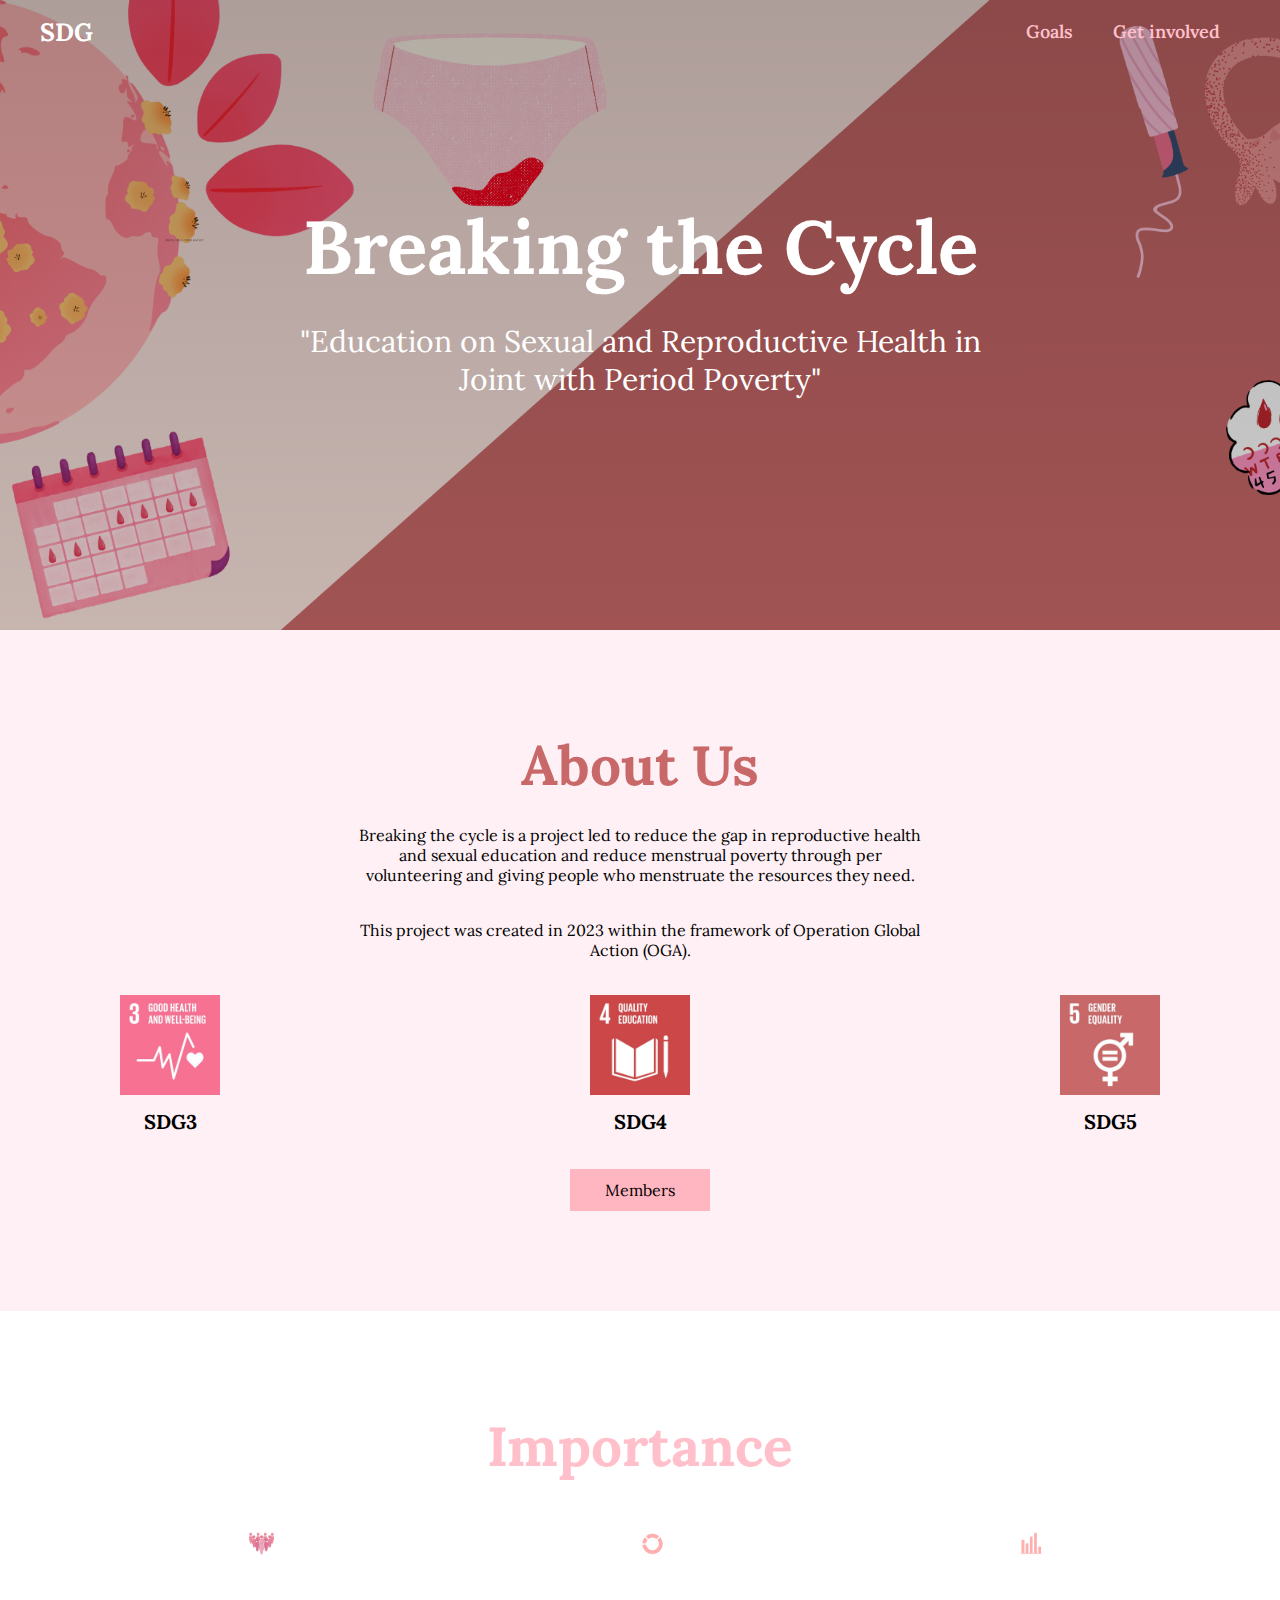
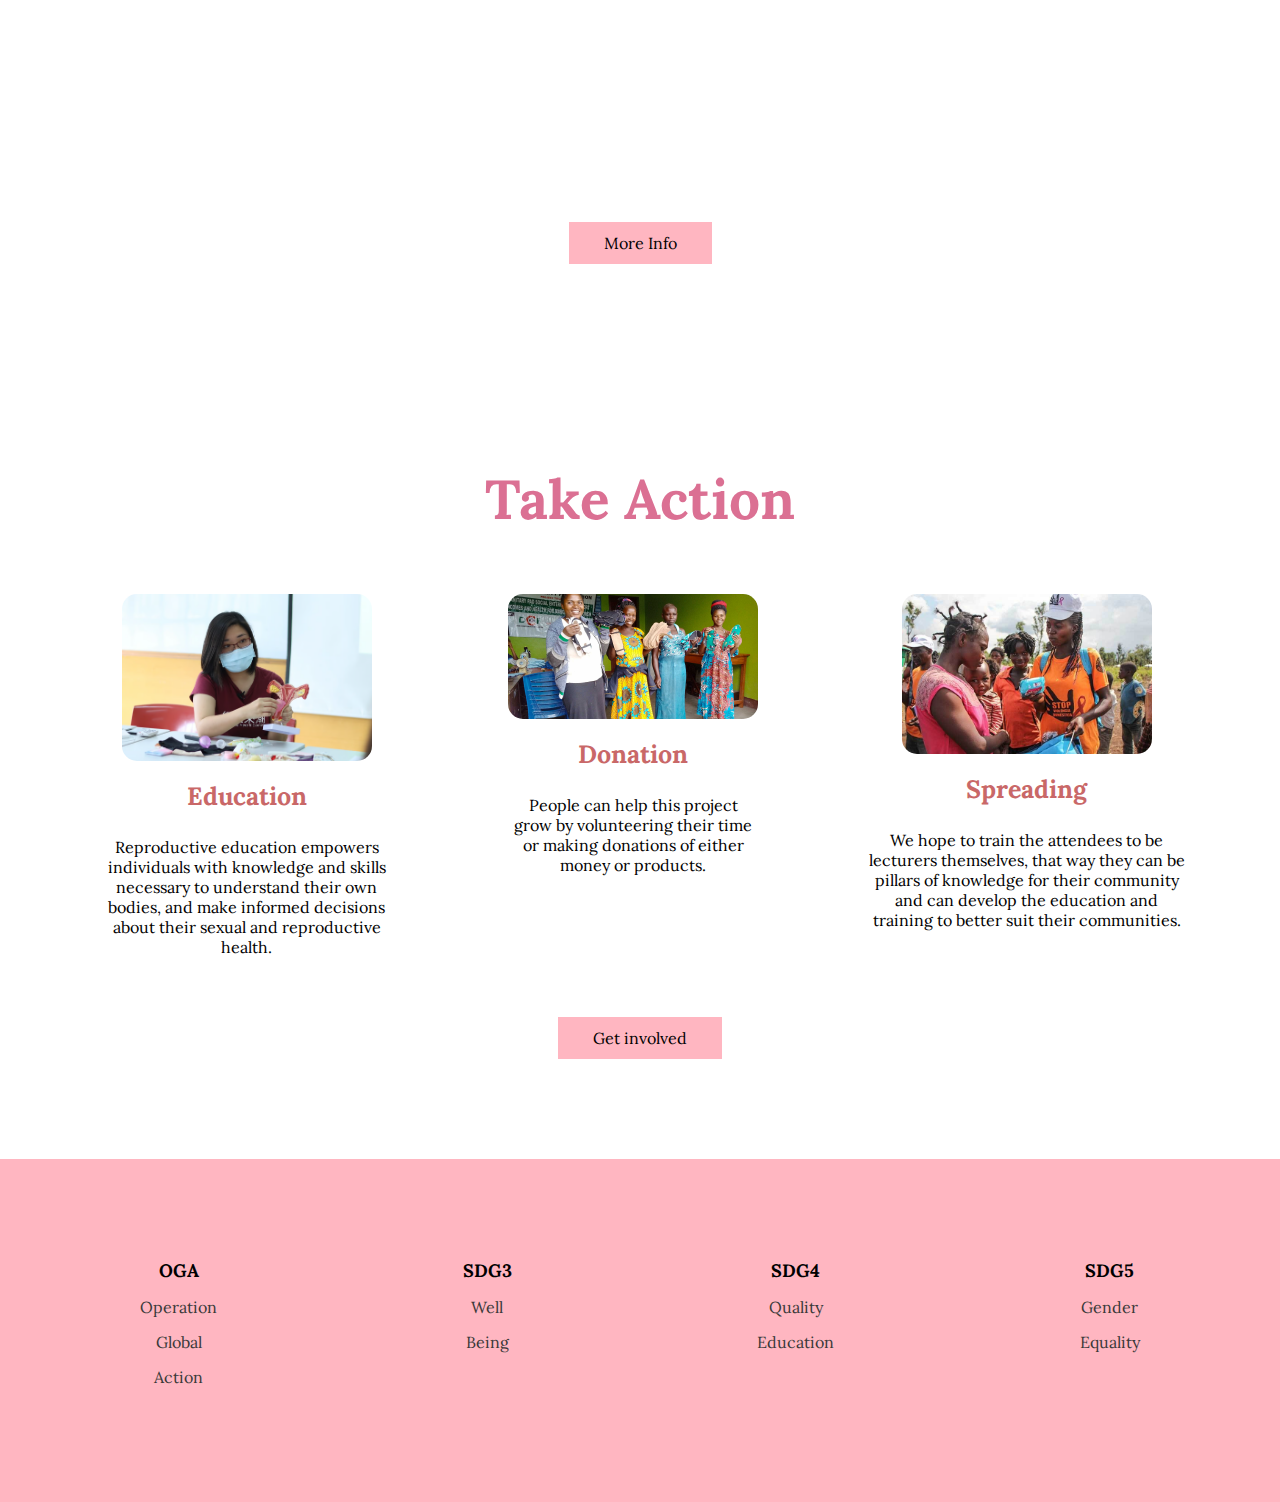
<file: index.html>
<!DOCTYPE html>
<html lang="en">
<head>
    <meta charset="UTF-8">
    <meta http-equiv="X-UA-COMPATIBLE" content="IE-edge">
    <meta name="viewport" content="width=device-width, initial-scale=1.0">
    <title>Document</title>
    <link rel="stylesheet" href="style.css">
    
</head>
<body>
    <header class="header">
        <div class="menu container">
            <a href="https://sdgs.un.org/es/goals" class="logo">SDG</a>
            <input type="checkbox" id="menu" />
            <label for="menu">
                <img src="images/menu.png" class="menu-icon" alt="">
            </label>
            <nav class="navbar">
                <ul>
                    <li><a href="Pages/Goals.html">Goals</a></li>
                    <li><a href="Pages/Get involved.html">Get involved</a></li>
                </ul>
            </nav>
        </div>

        <div class="header-content container">
            <h1> Breaking the Cycle </h1>
            <p>
                "Education on Sexual and Reproductive Health in Joint with Period Poverty"
            </p>

        </div>
    </header>

    <section class="coffee">

        <div class=coffee-content container">

            <h2>About Us</h2>
            <p class="txt-p">
                Breaking the cycle is a project led to reduce the gap in reproductive health and 
                sexual education and reduce menstrual poverty through per volunteering and giving 
                people who menstruate the resources they need.
            </p>

            <p class="txt-p">
                This project was created in 2023 within the framework of Operation Global Action (OGA).
            </p>

            <div class="coffee-group">


                <div class="coffee-1">
                    <img src="Imagenes/sdg3.jpg" alt="">
                    <h3>SDG3</h3>
                   
                </div>

                <div class="coffee-1">
                    <img src="Imagenes/sdg4.jpg" alt="">
                    <h3>SDG4</h3>
                    
                </div>
    
                <div class="coffee-1">
                    <img src="Imagenes/sdg5.jpg" alt="">
                    <h3>SDG5</h3>
                    
                </div>
            </div>
            <a href="Pages/About.html" class="btn-1">Members</a>
        </div>
    </section>

    <main class="services">
        <div class="services-content container">
            <h2> Importance </h2>

            <div class="services-group">

                <div class="services-1">
                    <img src="Imagenes/s1.png" alt="">
                    <h3>Abstinence-only do not prepare young people to avoid unwanted sexuality situations.</h3>
                </div>

                <div class="services-1">
                    <img src="Imagenes/s3.png" alt="">
                    <h3>May 28 is celebrated the Menstrual Hygiene Day.</h3>
                </div>

                <div class="services-1">
                    <img src="Imagenes/s2.png" alt="">
                    <h3>500 million people across the globe lack access to basic menstrual products. </h3>
                </div>
            </div>

            <p>Reproductive/menstrual education is important for young people who menstruate
                and is a key tool for reaching gender equality because it allows everyone to recognize their 
                autonomy and individual well-being. The lack of information perpetuates stigmas, role genders, 
                unintended pregnancies or teen pregnancies, sexually transmitted infections, or even abusive 
                relationships
            </p>
            <a href="info.html" class="btn-1">More Info</a>
        </div>
    </main>


    <section class="blog container">

        <h2>Take Action</h2>
        <p> </p>

        <div class="blog-content">

            <div class="blog-1">
                <img src="images/edd.avif" alt="">
                <h3>Education</h3>
                <p>
                    Reproductive education empowers individuals with knowledge and skills necessary to understand their own bodies, and make informed decisions about their sexual and reproductive health.

            </div>

            <div class="blog-1">
                <img src="images/ed.jpg" alt="">
                <h3>Donation</h3>
                <p>
                    People can help this project grow by volunteering their time or making donations of either money or products.
                </p>
            </div>

            <div class="blog-1">
                <img src="images/MH-1.jpg" alt="">
                <h3>Spreading</h3>
                <p>
                    We hope to train the attendees to be lecturers themselves,
that way they can be pillars of knowledge for their community and can develop the education 
and training to better suit their communities. 
                </p>
            </div>
        </div>
        <a href="Pages/Get involved.html" class="btn-1">Get involved</a>
    </section>

    <footer class="footer">
        <div class="footer-content container">
            <div class="link">
                <h3>OGA</h3>
                <ul>
                
                    <li><a href="#">Operation</a></li>
                    <li><a href="#">Global</a></li>
                    <li><a href="#">Action</a></li>
                </ul>
            </div>

            <div class="link">
                <h3>SDG3</h3>
                <ul>
                  
                    <li><a href="#">Well</a></li>
                    <li><a href="#">Being</a></li>
                </ul>
            </div>

            <div class="link">
                <h3>SDG4</h3>
                <ul>
                
                    <li><a href="#">Quality</a></li>
                    <li><a href="#">Education</a></li>
                </ul>
            </div>

            <div class="link">
                <h3>SDG5</h3>
                <ul>
    
                    <li><a href="#">Gender</a></li>
                    <li><a href="#">Equality</a></li>
                </ul>
            </div>
        </div>
    </footer>

</body>
</html>
</file>
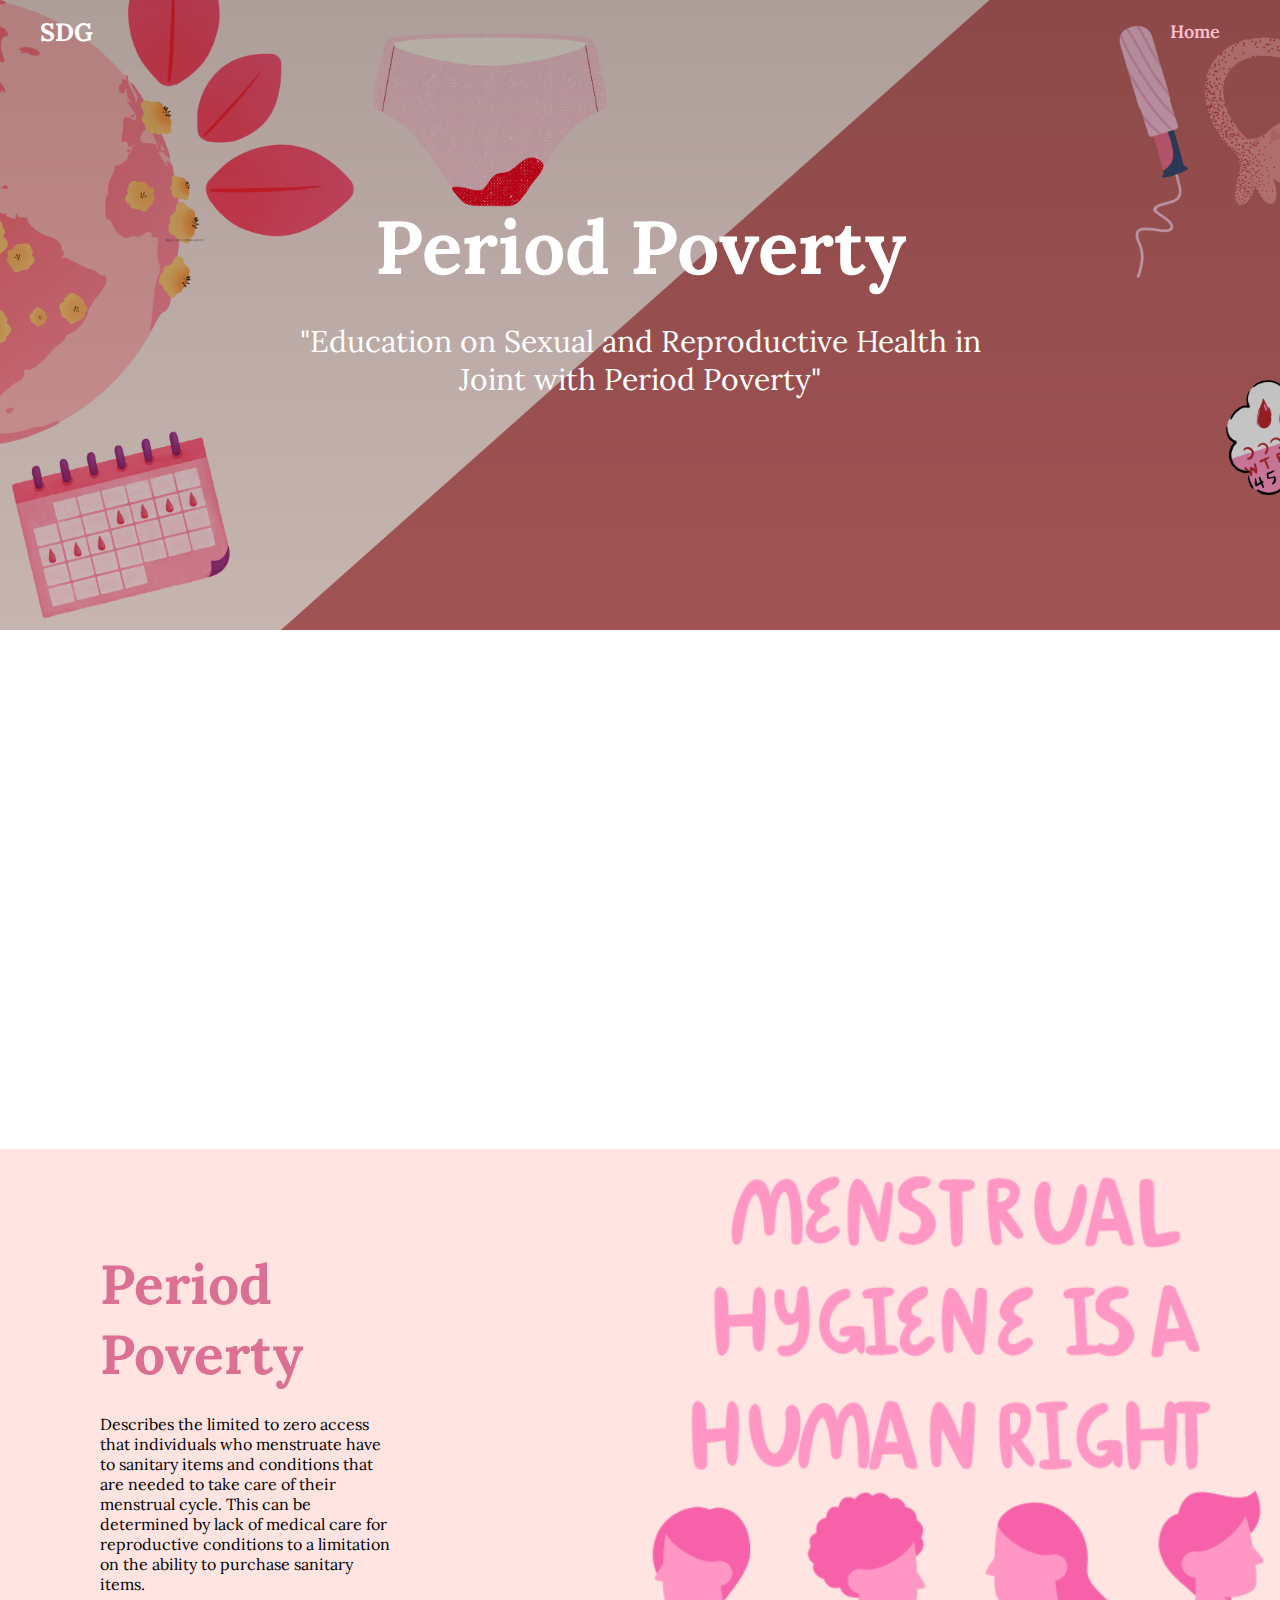
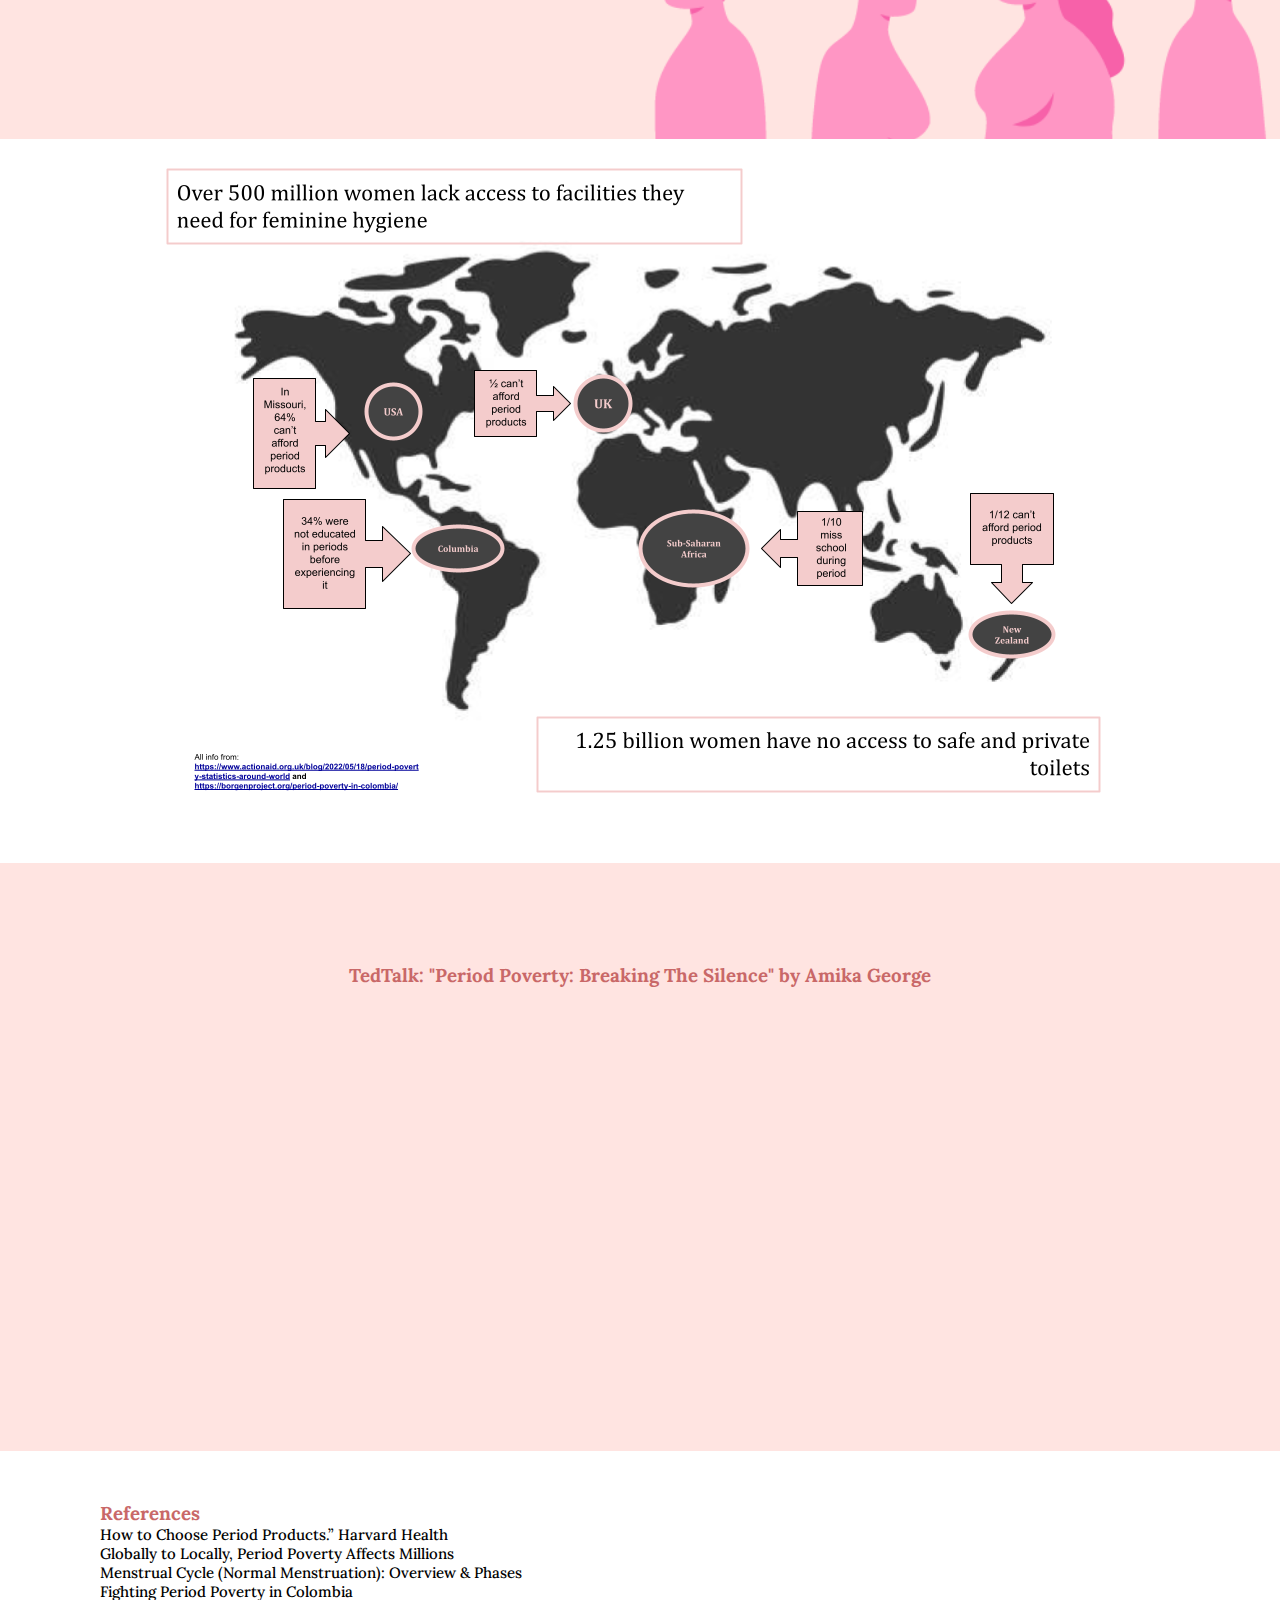
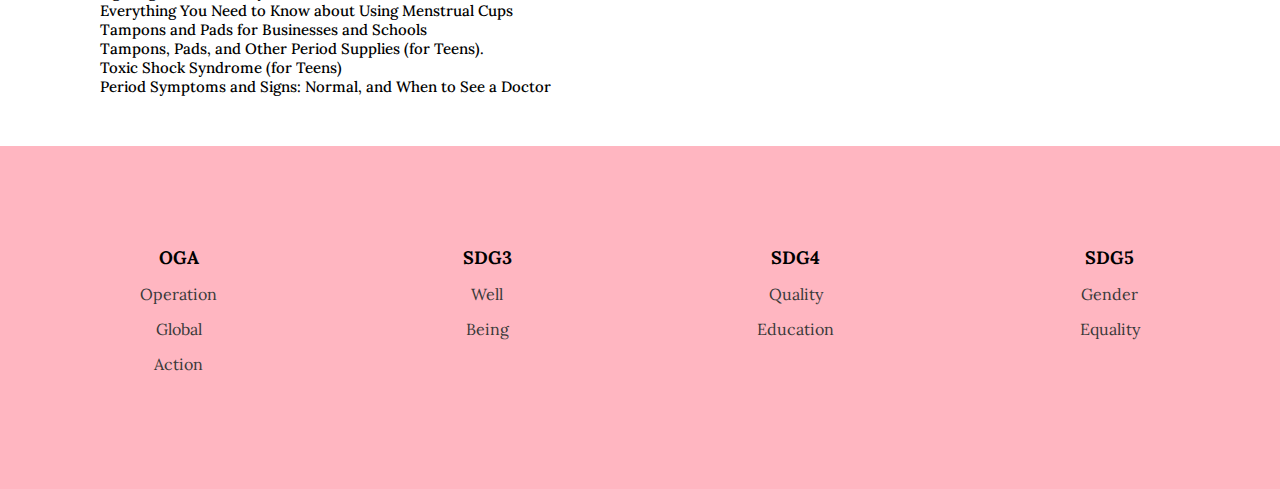
<file: info.html>
<!DOCTYPE html>
<html lang="en">
<head>
    <meta charset="UTF-8">
    <meta http-equiv="X-UA-COMPATIBLE" content="IE-edge">
    <meta name="viewport" content="width=device-width, initial-scale=1.0">
    <title>Document</title>
    <link rel="stylesheet" href="style.css">
    
</head>
<body>
    <header class="header">
        <div class="menu container">
            <a href="https://sdgs.un.org/es/goals" class="logo">SDG</a>
            <input type="checkbox" id="menu" />
            <label for="menu">
                <img src="images/menu.png" class="menu-icon" alt="">
            </label>
            <nav class="navbar">
                <ul>
                    <li><a href="index.html">Home</a></li>

                </ul>
            </nav>
        </div>

        <div class="header-content container">
            <h1> Period Poverty </h1>
            <p>
                "Education on Sexual and Reproductive Health in Joint with Period Poverty"
            </p>

        </div>
    </header>

    <section class="vid">
        <div class="vid-content">

            <iframe width="560" height="315" src="https://www.youtube.com/embed/TeJEFB1DvN4" title="YouTube video player" frameborder="0" allow="accelerometer; autoplay; clipboard-write; encrypted-media; gyroscope; picture-in-picture; web-share" allowfullscreen></iframe>
        </div>
    </section>

    

    <section class="general">

        <div class="general-1">
            <h2>Period Poverty</h2>
            <p>
                Describes the limited to zero access that individuals who menstruate have to sanitary 
                items and conditions that are needed to take care of their menstrual cycle. This can 
                be determined by lack of medical care for reproductive conditions to a limitation 
                on the ability to purchase sanitary items.
            </p>

        </div>
        <div class="general-2"></div>
        
    </section>

    <section class="map">

        <img src="Imagenes/map .png" alt="">

    </section>

    <section class="vid2">
        <div class="vid2-content">
            <h3>TedTalk: "Period Poverty: Breaking The Silence" by Amika George</h3>
            <p></p>

            <iframe width="560" height="315" src="https://www.youtube.com/embed/1WRuKvLMkpA" title="YouTube video player" frameborder="0" allow="accelerometer; autoplay; clipboard-write; encrypted-media; gyroscope; picture-in-picture; web-share" allowfullscreen></iframe>
        </div>
    </section>

    <section class="ref">

        <div class="ref-content">
            <h3> References</h3>

            <li><a href="http://www.health.harvard.edu/blog/how-to-choose-period-products-202210052828">How to Choose Period Products.” Harvard Health</a></li>
            <li><a href="https://shorturl.at/iGIN0">Globally to Locally, Period Poverty Affects Millions</a></li>
            <li><a href="http://my.clevelandclinic.org/health/articles/10132-menstrual-cycle">Menstrual Cycle (Normal Menstruation): Overview & Phases</a></li>
            <li><a href="https://shorturl.at/bnBQ2">Fighting Period Poverty in Colombia</a></li>
            <li><a href="http://www.healthline.com/health/womens-health/menstrual-cup#how-to-use">Everything You Need to Know about Using Menstrual Cups</a></li>
            <li><a href="http://goauntflow.com/">Tampons and Pads for Businesses and Schools</a></li>
            <li><a href="http://kidshealth.org/en/teens/supplies.html">Tampons, Pads, and Other Period Supplies (for Teens).</a></li>
            <li><a href="http://kidshealth.org/en/teens/tss.html">Toxic Shock Syndrome (for Teens) </a></li>
            <li><a href="http://www.healthline.com/health/womens-health/period-signs#takeaway">Period Symptoms and Signs: Normal, and When to See a Doctor</a></li>
        </div>

    </section>

    <footer class="footer">
        <div class="footer-content container">
            <div class="link">
                <h3>OGA</h3>
                <ul>
                
                    <li><a href="#">Operation</a></li>
                    <li><a href="#">Global</a></li>
                    <li><a href="#">Action</a></li>
                </ul>
            </div>

            <div class="link">
                <h3>SDG3</h3>
                <ul>
                  
                    <li><a href="#">Well</a></li>
                    <li><a href="#">Being</a></li>
                </ul>
            </div>

            <div class="link">
                <h3>SDG4</h3>
                <ul>
                
                    <li><a href="#">Quality</a></li>
                    <li><a href="#">Education</a></li>
                </ul>
            </div>

            <div class="link">
                <h3>SDG5</h3>
                <ul>
    
                    <li><a href="#">Gender</a></li>
                    <li><a href="#">Equality</a></li>
                </ul>
            </div>
        </div>

    </footer>

</body>
</html>
</file>
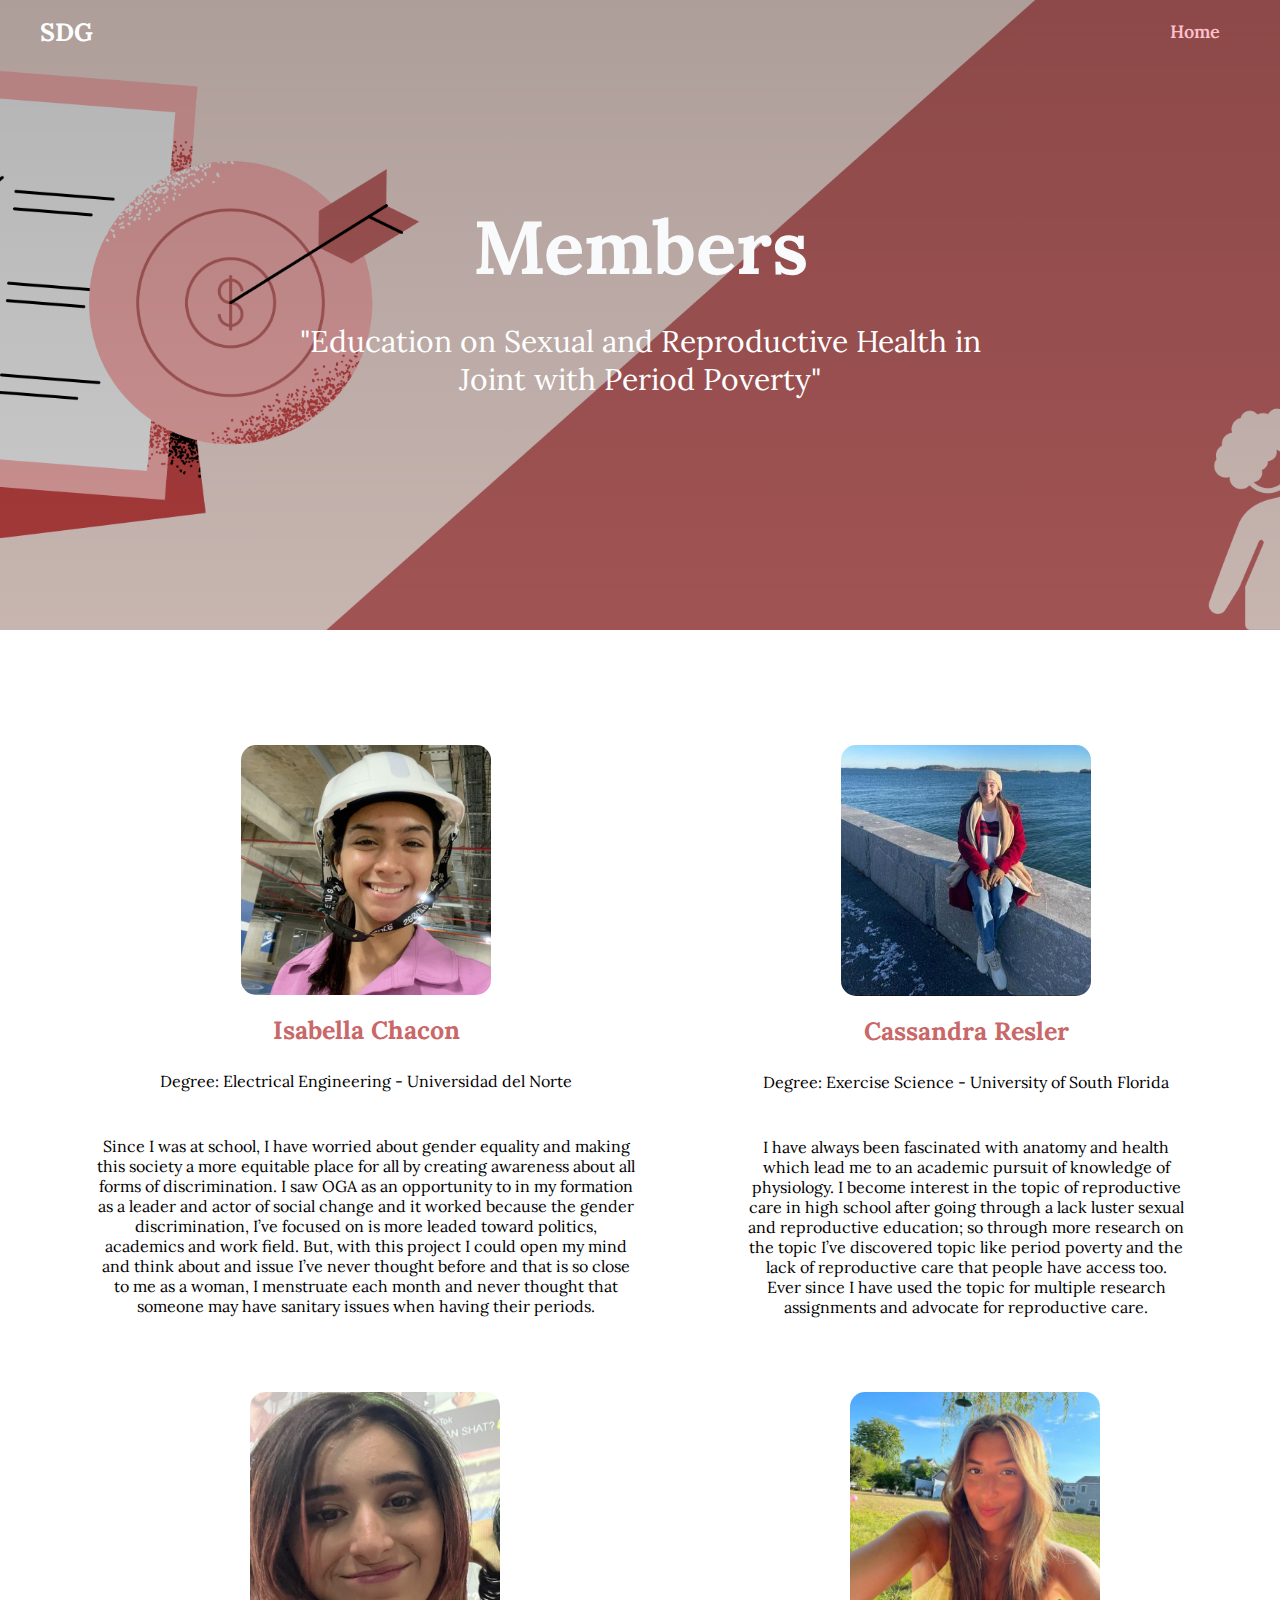
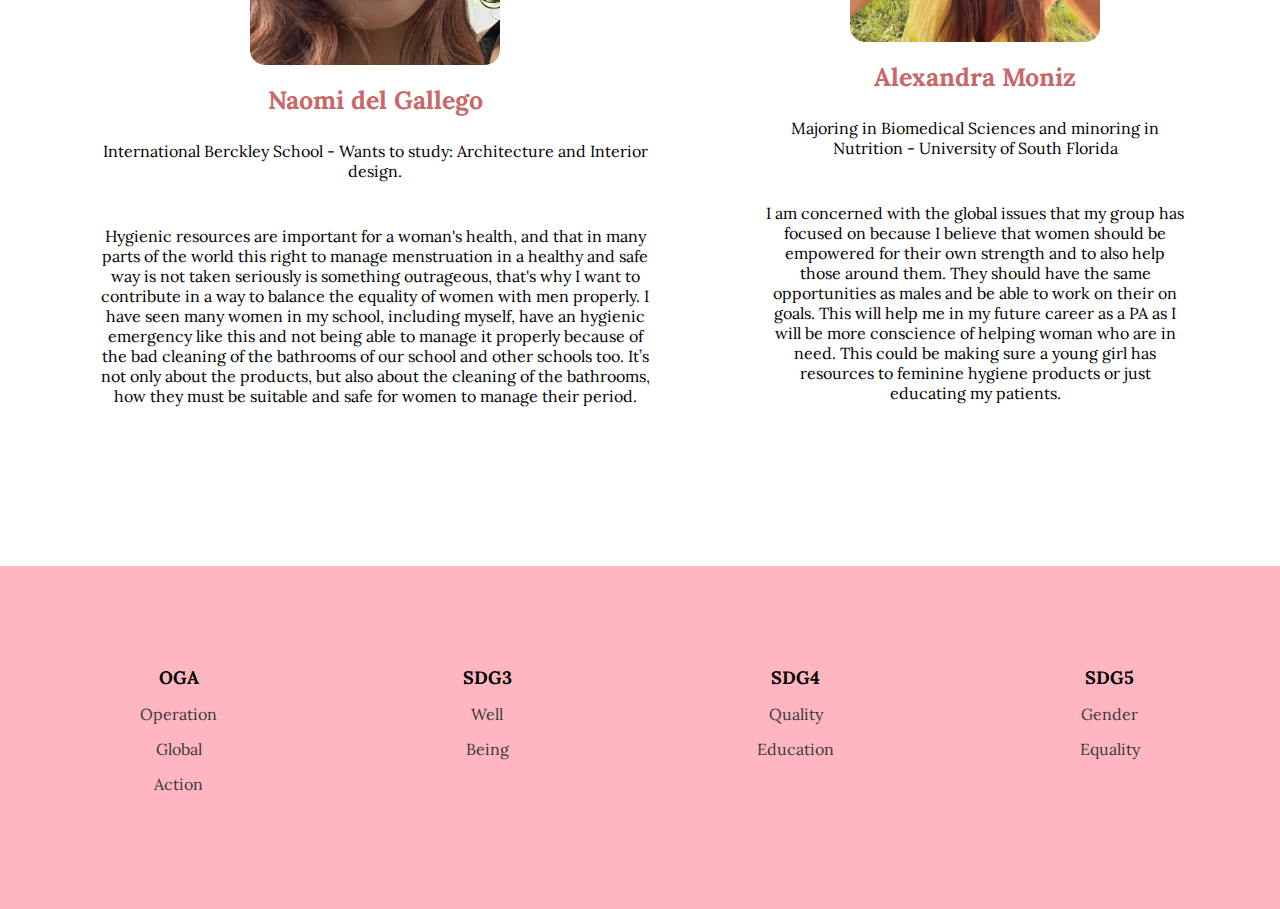
<file: Pages/About.html>
<!DOCTYPE html>
<html lang="en">
<head>
    <meta charset="UTF-8">
    <meta http-equiv="X-UA-COMPATIBLE" content="IE-edge">
    <meta name="viewport" content="width=device-width, initial-scale=1.0">
    <title>Document</title>
    <link rel="stylesheet" href="style.css">
    
</head>
<body>
    <header class="header">
        <div class="menu container">
            <a href="https://sdgs.un.org/es/goals" class="logo">SDG</a>
            <input type="checkbox" id="menu" />
            <label for="menu">
                <img src="../images/menu.png" class="menu-icon" alt="">
            </label>
            <nav class="navbar">
                <ul>
                    <li><a href="../index.html">Home</a></li>
                </ul>
            </nav>
        </div>

        <div class="header-content container">
            <h1> Members </h1>
            <p>
                "Education on Sexual and Reproductive Health in Joint with Period Poverty"
            </p>
        </div>
    </header>

    <section class="blog container">

        <div class="blog-content">
            <div class="blog-1">
                <img src="../Imagenes/isa.jpeg" alt="">
                <h3>Isabella Chacon</h3>
                <p>Degree: Electrical Engineering - Universidad del Norte</p>
                <p>Since I was at school, I have worried about gender equality and making this society a more equitable place for all by creating awareness about all forms of discrimination. I saw OGA as an opportunity to in my formation as a leader and actor of social change and it worked because the gender discrimination, I’ve focused on is more leaded toward politics, academics and work field. But, with this project I could open my mind and think about and issue I’ve never thought before and that is so close to me as a woman, I menstruate each month and never thought that someone may have sanitary issues when having their periods.</p>
                
            </div>

            <div class="blog-1">
                <img src="../Imagenes/cas.jpeg" alt="">
                <h3>Cassandra Resler</h3>
                <p>Degree: Exercise Science - University of South Florida </p>
                <p>I have always been fascinated with anatomy and health which lead me to an academic pursuit of knowledge of physiology. I become interest in the topic of reproductive care in high school after going through a lack luster sexual and reproductive education; so through more research on the topic I’ve discovered topic like period poverty and the lack of reproductive care that people have access too. Ever since I have used the topic for multiple research assignments and advocate for reproductive care.</p>
                    
            </div>
        </div>

        <div class="blog-content">

            <div class="blog-1">
                <img src="../Imagenes/naomi.jpeg" alt="">
                <h3>Naomi del Gallego</h3>
                <p>International Berckley School - Wants to study: Architecture and Interior design. </p>
                <p>
                    Hygienic resources are important for a woman's health, and that in many parts of the world this right to manage menstruation in a healthy and safe way is not taken seriously is something outrageous, that's why I want to contribute in a way to balance the equality of women with men properly. I have seen many women in my school, including myself, have an hygienic emergency like this and not being able to manage it properly because of the bad cleaning of the bathrooms of our school and other schools too. It’s not only about the products, but also about the cleaning of the bathrooms, how they must be suitable and safe for women to manage their period.
                </p>
            </div>

            <div class="blog-1">
                <img src="../Imagenes/ali.jpeg" alt="">
                <h3>Alexandra Moniz</h3>
                <p>Majoring in Biomedical Sciences and minoring in Nutrition - University of South Florida </p>
                <p>I am concerned with the global issues that my group has focused on because I believe that women should be empowered for their own strength and to also help those around them. They should have the same opportunities as males and be able to work on their on goals. 
                    This will help me in my future career as a PA as I will be more conscience of helping woman who are in need. This could be making sure a young girl has resources to feminine hygiene products or just educating my patients.</p>
                    
            </div>

        
        </div>
       
    </section>

    <footer class="footer">
        <div class="footer-content container">
            <div class="link">
                <h3>OGA</h3>
                <ul>
                
                    <li><a href="#">Operation</a></li>
                    <li><a href="#">Global</a></li>
                    <li><a href="#">Action</a></li>
                </ul>
            </div>

            <div class="link">
                <h3>SDG3</h3>
                <ul>
                  
                    <li><a href="#">Well</a></li>
                    <li><a href="#">Being</a></li>
                </ul>
            </div>

            <div class="link">
                <h3>SDG4</h3>
                <ul>
                
                    <li><a href="#">Quality</a></li>
                    <li><a href="#">Education</a></li>
                </ul>
            </div>

            <div class="link">
                <h3>SDG5</h3>
                <ul>
    
                    <li><a href="#">Gender</a></li>
                    <li><a href="#">Equality</a></li>
                </ul>
            </div>
        </div>
    </footer>

</body>
</html>
</file>
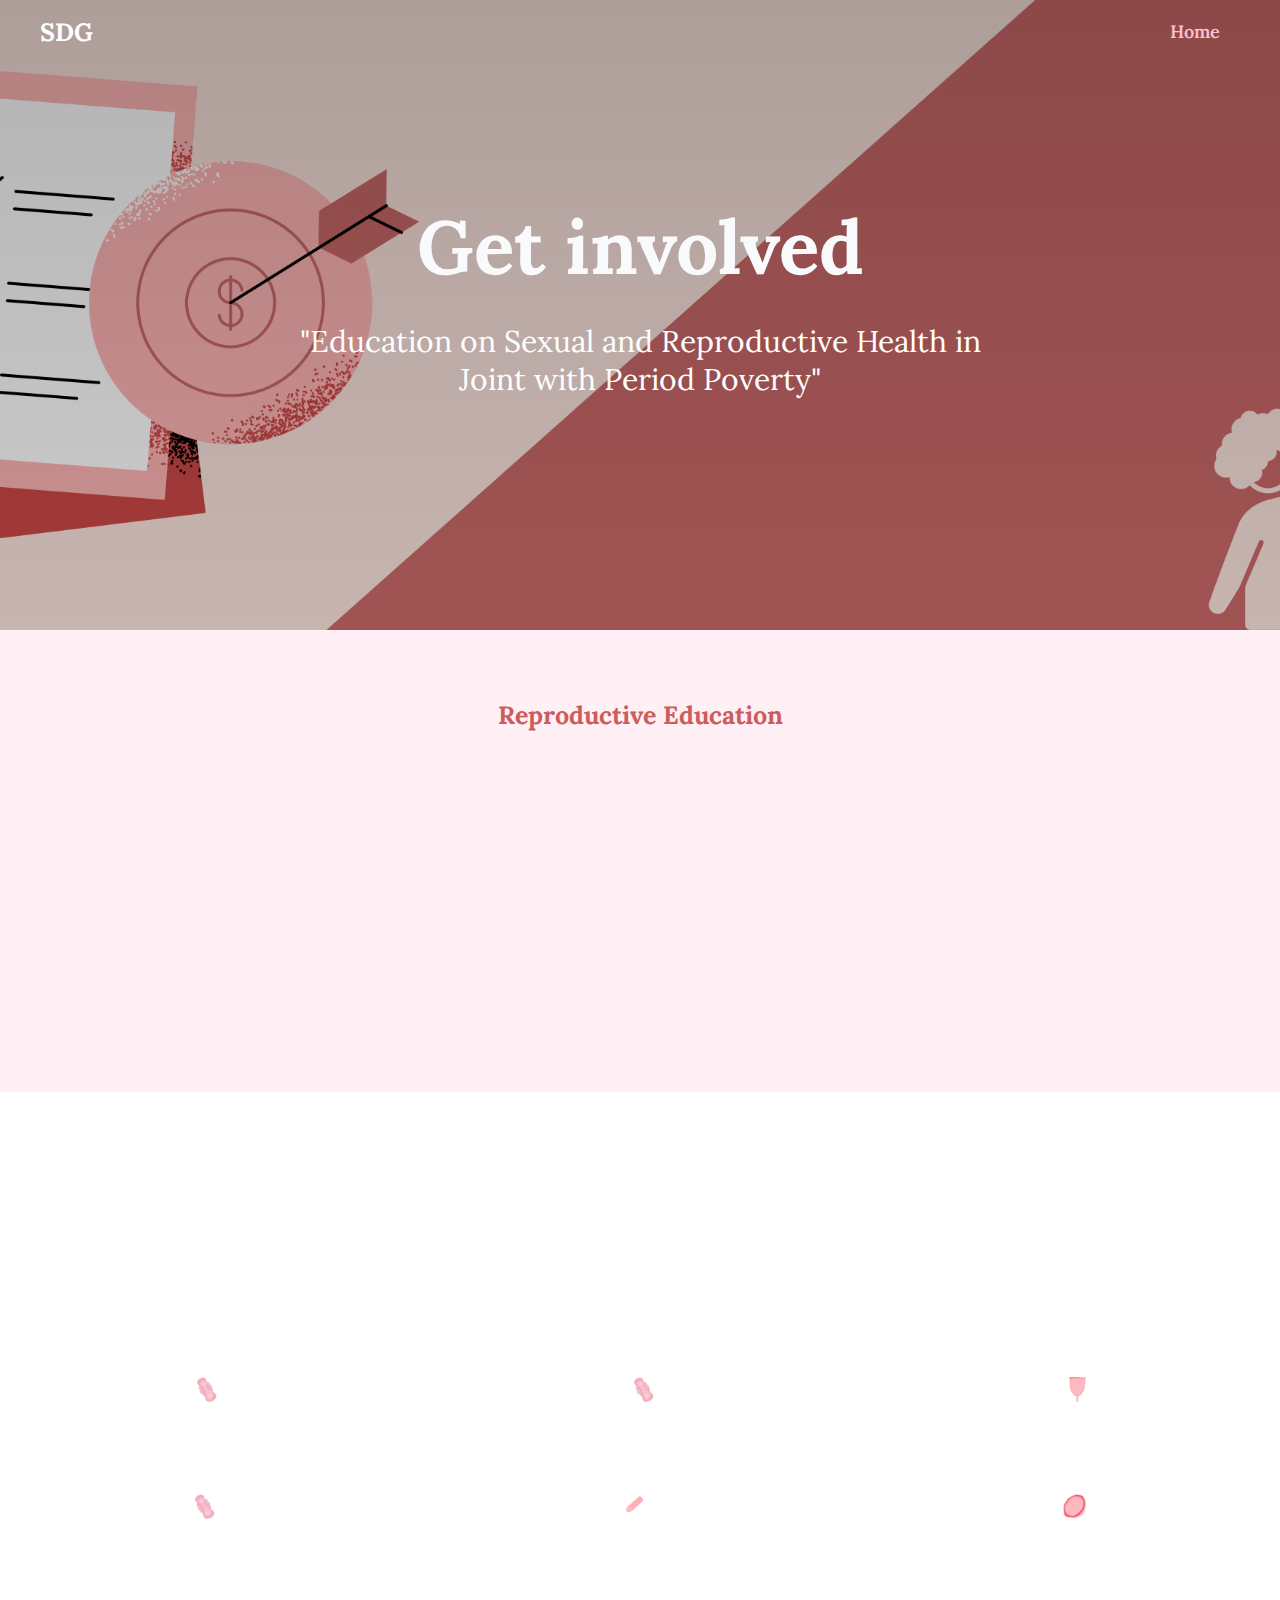
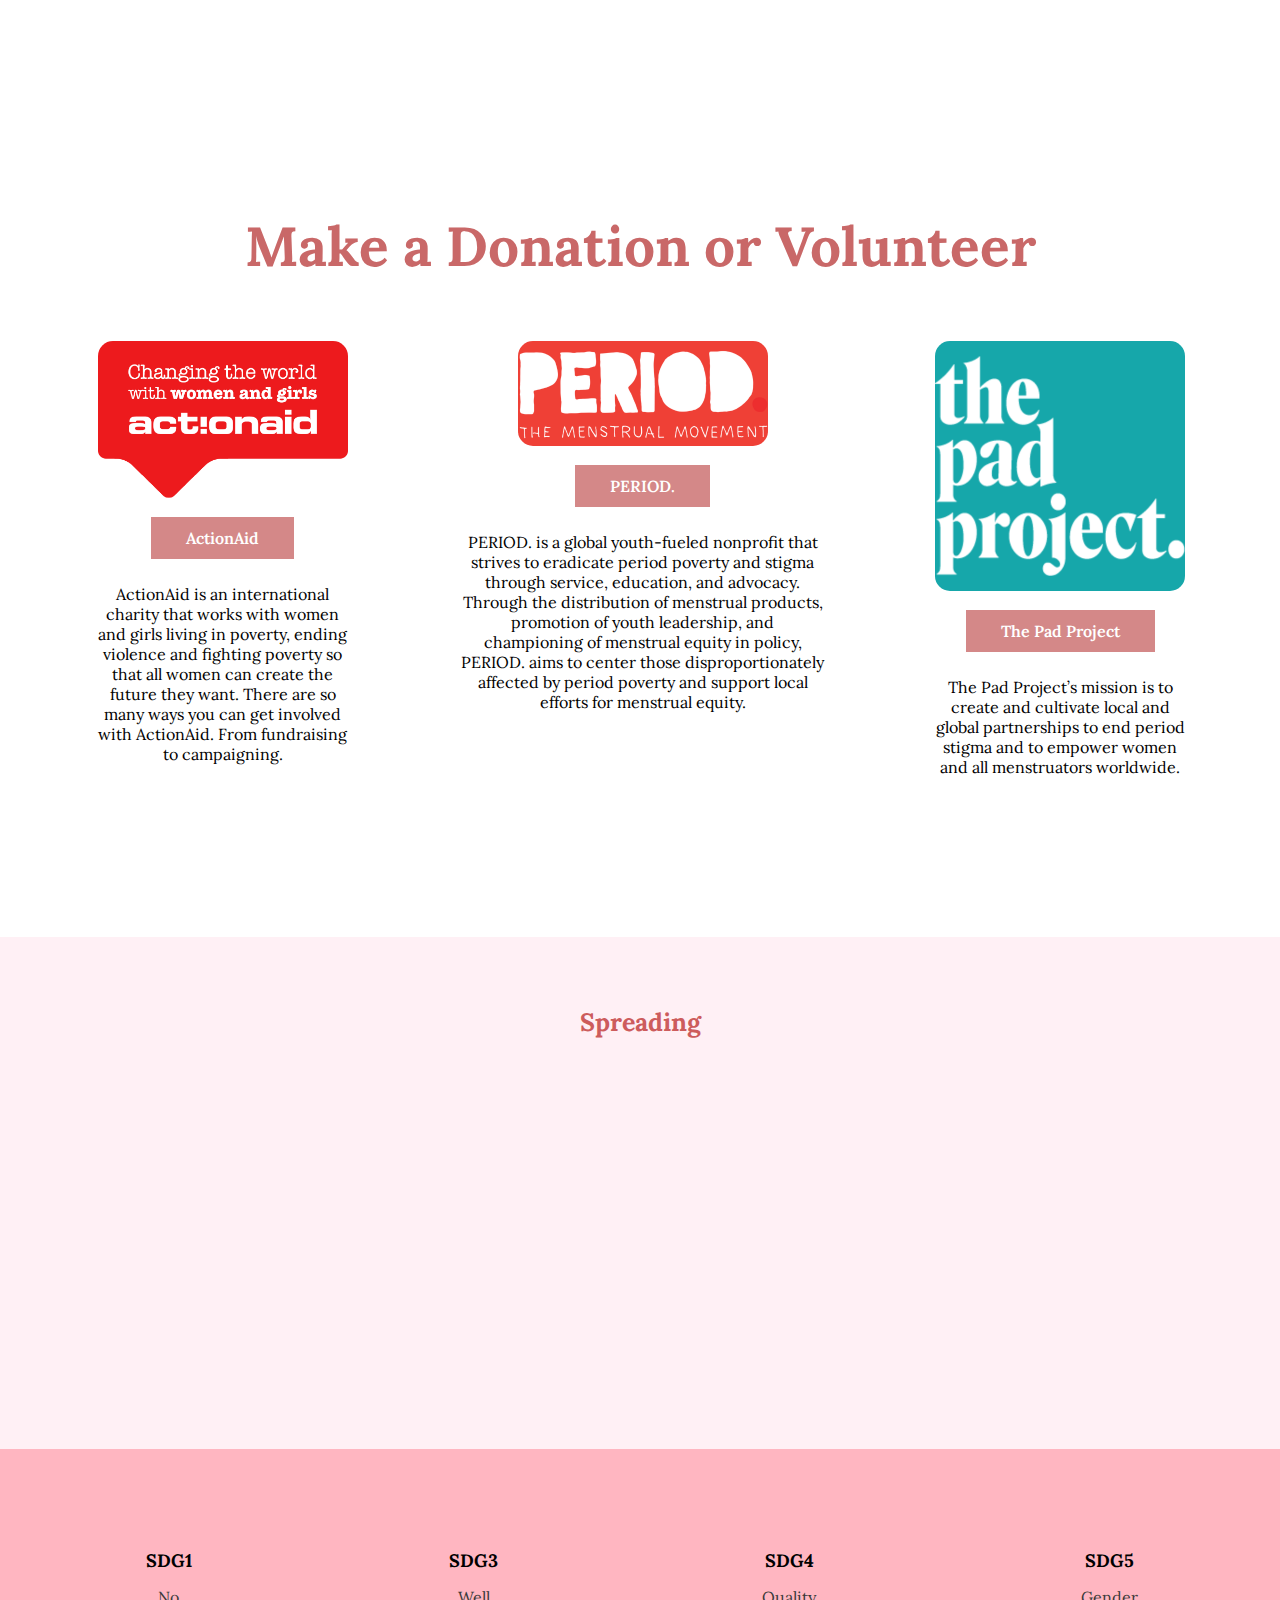
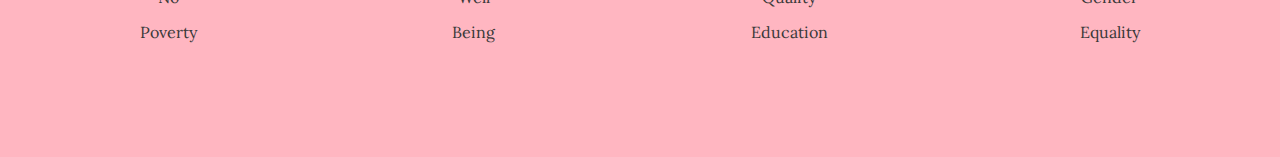
<file: Pages/Get involved.html>
<!DOCTYPE html>
<html lang="en">
<head>
    <meta charset="UTF-8">
    <meta http-equiv="X-UA-COMPATIBLE" content="IE-edge">
    <meta name="viewport" content="width=device-width, initial-scale=1.0">
    <title>Document</title>
    <link rel="stylesheet" href="style.css">
    
</head>
<body>
    <header class="header">
        <div class="menu container">
            <a href="https://sdgs.un.org/es/goals" class="logo">SDG</a>
            <input type="checkbox" id="menu" />
            <label for="menu">
                <img src="../images/menu.png" class="menu-icon" alt="">
            </label>
            <nav class="navbar">
                <ul>
                    <li><a href="../index.html">Home</a></li>
                </ul>
            </nav>
        </div>

        <div class="header-content container">
            <h1> Get involved</h1>
            <p>
                "Education on Sexual and Reproductive Health in Joint with Period Poverty"
            </p>

        </div>
    </header>

    <section class="pwp">

        <div class="pwp-content">
            <h3>Reproductive Education</h3>
       
            <iframe src="https://onedrive.live.com/embed?resid=D8D2DD1067C637CA%212046&amp;authkey=!AABLH7FaIp5MW4Y&amp;em=2&amp;wdAr=1.7777777777777777" width="476px" height="288px" frameborder="0">This is an embedded <a target="_blank" href="https://office.com">Microsoft Office</a> presentation, powered by <a target="_blank" href="https://office.com/webapps">Office</a>.</iframe>
        </div>

    </section>

    <main class="services">
        <div class="services-content container">
            <h2> Examples of Products to Donate </h2>

            <p>Here you have some Amazon links where you can find these products</p>

            <div class="services-group">

                <div class="services-1">
                    <img src="../Imagenes/to.png" alt="">
                    <a href="https://shorturl.at/cflBN">Menstrual Pads</a>
                </div>

                 <div class="services-1">
                    <img src="../Imagenes/to.png" alt="">
                    <a href="https://shorturl.at/fiJQ4">Thin Pads</a>
                </div>

                <div class="services-1">
                    <img src="../Imagenes/cup.png" alt="">
                    <a href="https://shorturl.at/dkqQX">Menstrual Cup</a>
                </div>
            </div>

            <div class="services-group">

                <div class="services-1">
                    <img src="../Imagenes/to.png" alt="">
                    <a href="https://shorturl.at/fiqIX">Menstrual Pills</a>
                </div>

                <div class="services-1">
                    <img src="../Imagenes/tamp.png" alt="">
                    <a href="https://shorturl.at/bpW05 ">Tampons</a>
                </div>

                <div class="services-1">
                    <img src="../Imagenes/disk.png" alt="">
                    <a href="https://shorturl.at/buRSW">Menstrual Disk</a>
                </div>

            </div>

        </div>
    </main>

    <section class="blog container">

        <h2>Make a Donation or Volunteer</h2>
        <p> </p>

        <div class="blog-content">

            <div class="blog-1">
                <img src="../Imagenes/aid.png" alt="">
                <a href="https://www.actionaid.org.uk/get-involved">ActionAid</a>
                <p>
                    ActionAid is an international charity that works with women and girls living in poverty, ending violence and fighting poverty so that all women can create the future they want. There are so many ways you can get involved with ActionAid. From fundraising to campaigning.
                </p>
            </div>

            <div class="blog-1">
                <img src="../Imagenes/Period-Logo-1.png" alt="">
                <a href="https://period.org/donate">PERIOD.</a>
                <p>PERIOD. is a global youth-fueled nonprofit that strives to eradicate period poverty and stigma through service, education, and advocacy. Through the distribution of menstrual products, promotion of youth leadership, and championing of menstrual equity in policy, PERIOD. aims to center those disproportionately affected by period poverty and support local efforts for menstrual equity.</p>
               
            </div>

            <div class="blog-1">
                <img src="../Imagenes/pad.png" alt="">
                <a href="https://thepadproject.org/donate/">The Pad Project</a>
                <p>The Pad Project’s mission is to create and cultivate local and global partnerships to end period stigma and to empower women and all menstruators worldwide.</p>
               
            </div>
        </div>

    </section>

    <section class="pwp2">

        <div class="pwp2-content">
            <h3>Spreading</h3>
           <iframe src="https://onedrive.live.com/embed?resid=D8D2DD1067C637CA%212047&amp;authkey=!AJL7LkU1v80izlQ&amp;em=2&amp;wdAr=1.7777777777777777" width="476px" height="288px" frameborder="0">This is an embedded <a target="_blank" href="https://office.com">Microsoft Office</a> presentation, powered by <a target="_blank" href="https://office.com/webapps">Office</a>.</iframe>
        </div>

    </section>

    <footer class="footer">
        <div class="footer-content container">
            <div class="link">
                <h3>SDG1</h3>
                <ul>
                
                    <li><a href="#">No</a></li>
                    <li><a href="#">Poverty</a></li>
                </ul>
            </div>

            <div class="link">
                <h3>SDG3</h3>
                <ul>
                  
                    <li><a href="#">Well</a></li>
                    <li><a href="#">Being</a></li>
                </ul>
            </div>

            <div class="link">
                <h3>SDG4</h3>
                <ul>
                
                    <li><a href="#">Quality</a></li>
                    <li><a href="#">Education</a></li>
                </ul>
            </div>

            <div class="link">
                <h3>SDG5</h3>
                <ul>
    
                    <li><a href="#">Gender</a></li>
                    <li><a href="#">Equality</a></li>
                </ul>
            </div>
        </div>
    </footer>

</body>
</html>
</file>
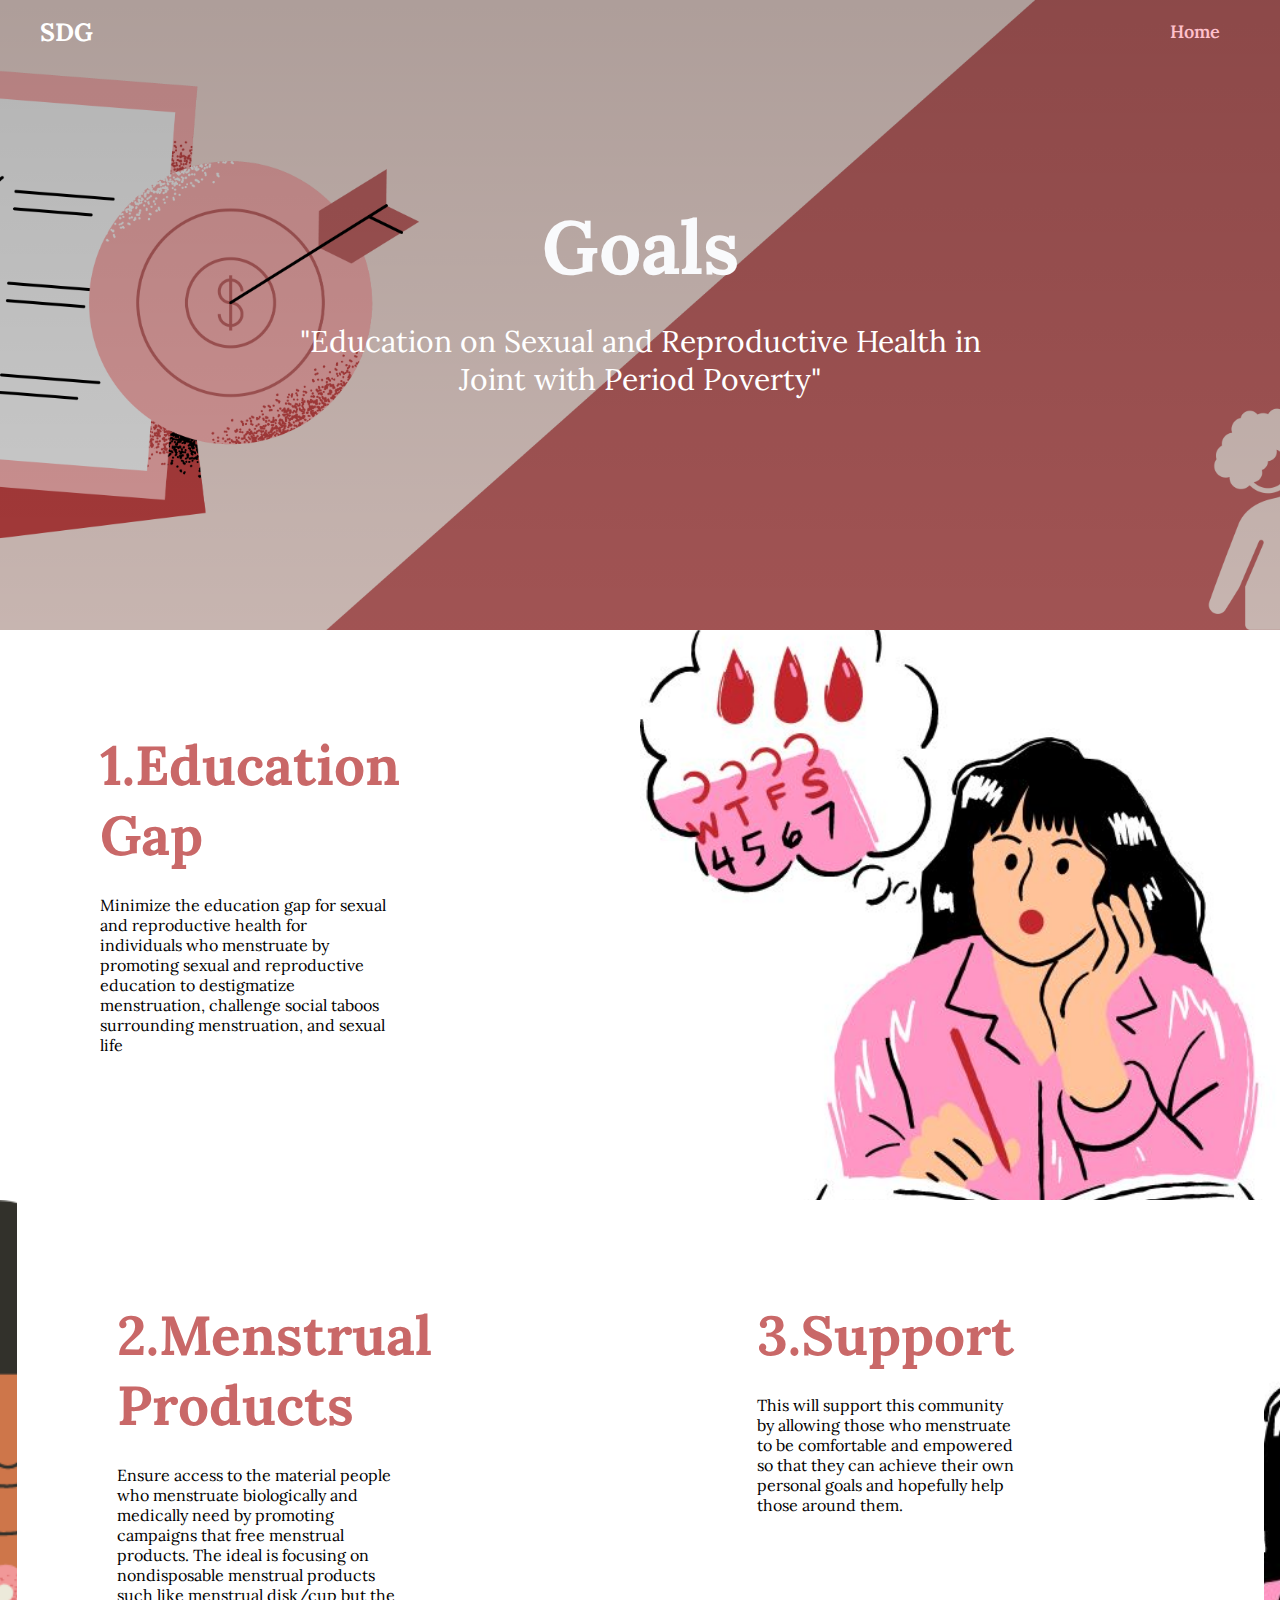
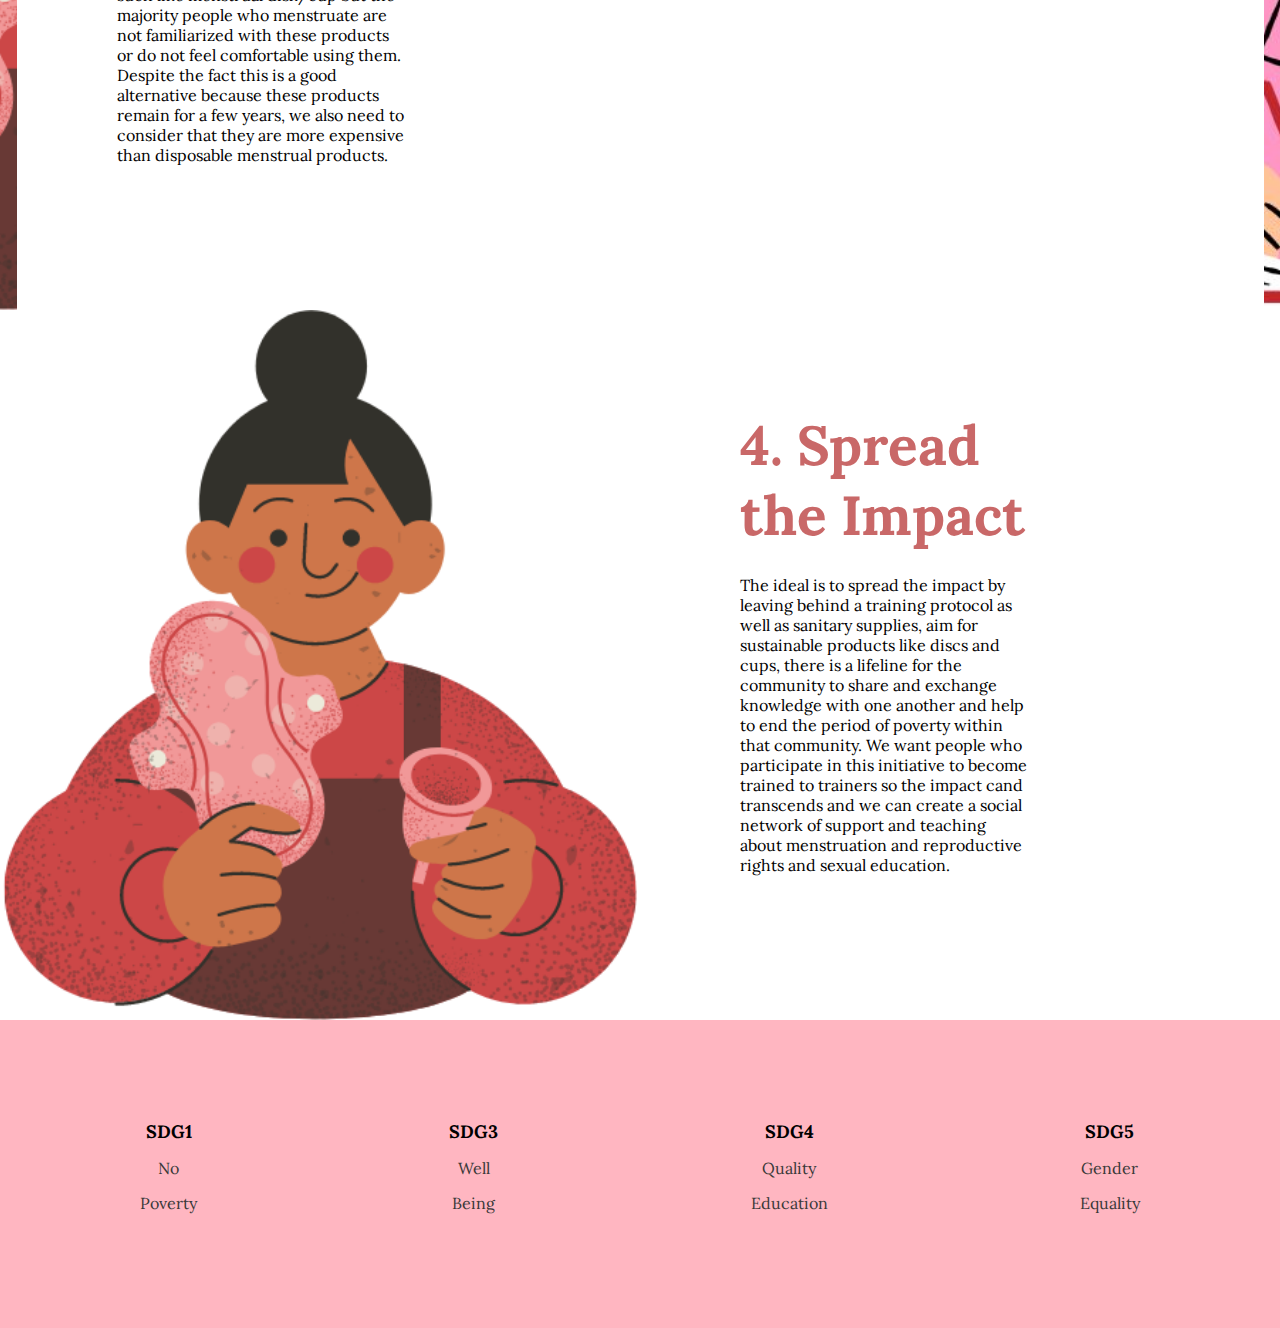
<file: Pages/Goals.html>
<!DOCTYPE html>
<html lang="en">
<head>
    <meta charset="UTF-8">
    <meta http-equiv="X-UA-COMPATIBLE" content="IE-edge">
    <meta name="viewport" content="width=device-width, initial-scale=1.0">
    <title>Document</title>
    <link rel="stylesheet" href="style.css">
    
</head>
<body>
    <header class="header">
        <div class="menu container">
            <a href="https://sdgs.un.org/es/goals" class="logo">SDG</a>
            <input type="checkbox" id="menu" />
            <label for="menu">
                <img src="../Imagenes/goals.png" class="menu-icon" alt="">
            </label>
            <nav class="navbar">
                <ul>
                    <li><a href="../index.html">Home</a></li>

                </ul>
            </nav>
        </div>

        <div class="header-content container">
            <h1> Goals </h1>
            <p>
                "Education on Sexual and Reproductive Health in Joint with Period Poverty"
            </p>

        </div>
    </header>

   
    <section class="general">

        <div class="general-1">
            <h2>1.Education Gap</h2>
            <p>
                Minimize the education gap for sexual and reproductive health for individuals who 
menstruate by promoting sexual and reproductive education to destigmatize 
menstruation, challenge social taboos surrounding menstruation, and sexual life
            </p>
            
        </div>
        <div class="general-2"></div>
        
    </section>

    <section class="general">
        <div class="general-3"></div>

        <div class="general-1">
            <h2>2.Menstrual Products</h2>
            <p>
                Ensure access to the material people who menstruate biologically and medically need by 
                promoting campaigns that free menstrual products. The ideal is focusing on nondisposable menstrual products such like menstrual disk/cup but the majority people who 
                menstruate are not familiarized with these products or do not feel comfortable using 
                them. Despite the fact this is a good alternative because these products remain for a few 
                years, we also need to consider that they are more expensive than disposable menstrual 
                products.
            </p>
           
        </div>

        <div class="general-1">

            <h2>3.Support</h2>
            <p>
                This will support this community by allowing those who menstruate to be comfortable and empowered 
                so that they can achieve their own personal goals and hopefully help those around them.
            </p>
            
        </div>
        <div class="general-2"></div>
        
    </section>

    <section class="general">
        <div class="general-3"></div>

        <div class="general-1">

            <h2>4. Spread the Impact</h2>
            <p>
                The ideal is to spread the impact by leaving behind a training protocol as well as sanitary 
            supplies, aim for sustainable products like discs and cups, there is a lifeline for the 
            community to share and exchange knowledge with one another and help to end the period 
of poverty within that community. We want people who participate in this initiative to 
become trained to trainers so the impact cand transcends and we can create a social 
network of support and teaching about menstruation and reproductive rights and sexual 
education.
            </p>

        </div>

    </section>


    <footer class="footer">
        <div class="footer-content container">
            <div class="link">
                <h3>SDG1</h3>
                <ul>
                
                    <li><a href="#">No</a></li>
                    <li><a href="#">Poverty</a></li>
                </ul>
            </div>

            <div class="link">
                <h3>SDG3</h3>
                <ul>
                  
                    <li><a href="#">Well</a></li>
                    <li><a href="#">Being</a></li>
                </ul>
            </div>

            <div class="link">
                <h3>SDG4</h3>
                <ul>
                
                    <li><a href="#">Quality</a></li>
                    <li><a href="#">Education</a></li>
                </ul>
            </div>

            <div class="link">
                <h3>SDG5</h3>
                <ul>
    
                    <li><a href="#">Gender</a></li>
                    <li><a href="#">Equality</a></li>
                </ul>
            </div>
        </div>
    </footer>

</body>
</html>
</file>
<file: style.css>
@import url('https://fonts.googleapis.com/css2?family=Lora:wght@400;500;600;700&display=swap');

*{
    margin:0;
    padding: 0;
    box-sizing: border-box;
    text-decoration: none;
    list-style: none;
}

body{
    font-family: 'Lora', serif;
}

.container {
    max-width: 1200px;
    margin: 0 auto;
}

.header {
    background-image: linear-gradient(
        rgba(0, 0, 0, 0.3),
        rgba(0, 0, 0, 0.2)),
        url(Imagenes/WEBSITE\ TITLE.png);

    background-position: center bottom;
    background-repeat: no-repeat;
    background-size: cover;
    min-height: 70vh;
    display: flex;
    align-items: center;
}

.menu{
    position: absolute;
    top:0;
    left:0;
    right:0;
    display: flex;
    align-items: center;
    justify-content: space-between;
    

}

.logo{
    color:white; 
    font-size: 25px;
    font-weight: 800; 
}

.logo:hover{
    color:deeppink
}

.menu .navbar ul li {
    position:relative;
    float:left;
}

.menu .navbar ul li a {
    font-size: 18px;
    padding: 20px;
    color:pink;
    display: block;
    font-weight: 600;
}

.menu .navbar ul li a:hover{
    color:deeppink;
}

#menu {
    display: none;
}

.menu-icono {
    width: 25px;
}

.menu label{
    cursor: pointer;
    display: none;
}

.menu label img{
    width:25px;
    height: 25px;
}

.header-content{
    text-align: center;
}

.header-content h1{
    font-size: 75px;
    line-height: 80px;
    color:white; 
    margin-bottom: 35px;
}

.header-content p {
    font-size: 30px;
    color:white;
    padding: 0 250px;
    margin-bottom: 25px;
}

.btn-1{
    display: inline-block;
    padding: 11px 35px;
    background-color:lightpink;
    color:black;
}

.btn-1:hover{
    background-color:pink;
}

.coffee {
    padding:  100px;
    background-color:lavenderblush;
    position: relative;
}

.coffee-content{
    text-align: center;
}


.coffee-content h2 {
    font-size: 55px;
    line-height: 70px ;
    color:#C96868;
    padding:0 250px;
    margin-bottom: 15px;
}



.txt-p{
    font-size: 16px;
    color:black;
    padding: 0 259px;
    margin-bottom:35px;
}

.coffee-group{
    display:flex;
    justify-content: space-between;
    margin-bottom: 20px;
    margin-left: 20px;
    margin-right: 20px;
    
}

.coffee-1 img {
    width: 100px;
    margin-bottom: 10px;
}


.coffee-1 h3{
    font-size: 20px;
    margin-bottom: 15px;
}

.services {
    background-image: linear-gradient(
        rgba(0, 0, 0, 0.7),
        rgba(0, 0, 0, 0.7)),
        url(Imagenes/bg.png);
    background-position: center center;
    background-repeat: no-repeat;
    background-size: cover;
    background-attachment: fixed;
    padding: 100px 0;
}

.services-content {
    text-align: center;
}

.services-content h2{
    font-size: 55px;
    line-height: 70px;
    color: pink;
    margin-bottom: 50px;
}

.services-content p {
    font-size: 16;
    color:white;
    margin-bottom: 50;
    padding: 0 100px;
}

.services-group{
    display:flex;
    justify-content: space-between;
    margin-bottom: 50px;
}

.services-1{
    padding: 0 100px;
}

.services-1 img {
    width: 25px;
    margin-bottom: 15px;
}

.services-1 h3{
    color:white ;
    font-size: 18px;
}

.general {
    display:flex;
}

.general-1{
    width: 50%;
    padding: 100px 250px 100px 100px;
    background-color:mistyrose;
}

.general-2{
    background-image: url(Imagenes/pp.png);
    background-position: center center;
    background-repeat: no-repeat;
    background-size: cover;
    width: 50%;
}

.general-3{
    background-image: url(images/coffee-2.jpg);
    background-position: center center;
    background-repeat: no-repeat;
    background-size: cover;
    width: 50%;
}

h2 {
    font-size: 55px;
    line-height: 70px;
    color:palevioletred;
    margin-bottom: 20px;
}

p {
    font-size: 16px;
    color:black;
    margin: 25px 0 45px 0;
}

.blog {
    padding: 100px 0;
    text-align: center;
}

.blog-content {
    display: flex;
    justify-content: space-between;    
}

.blog-1 {
    padding: 15px 55px;
}

.blog-1 img {
    width: 250px;
    border-radius: 15px;
    margin-bottom: 15px;
}

.blog-1 h3 {
    font-size: 25px;
    color:#C96868;
}

.map{
    
    background-color: white;
    text-align: center;
}

.vid{
    padding: 100px 0;
    background-color: white;
    text-align: center;

}

.vid2{
    padding: 100px 0;
    background-color: mistyrose;
    text-align: center;
}

.vid2 h3{
    color:#C96868
}

.ref{
    padding: 50px 200px 50px 100px;
    text-justify:newspaper;

}

.ref h3{
    
    color:#C96868
}

.ref-content li a {
    font-size: 15px;
    color:black;
    display: block;
    font-weight: 500;
    
}

.footer {
    padding: 100px 0;
    background-color: lightpink;
}

.footer-content {
    display: flex;
    justify-content: space-between;
    padding: 0 100px;
}

.link h3 {
    font-size: 18px;
    color:black;
    margin-bottom: 15px;
    text-align: center;

}

.link a{
    font-size: 16px;
    color:rgb(57, 57, 57);
    display: block;
    margin-bottom: 15px;
    text-align: center;
}

@media(max-width:991px) {
    .menu{
        padding:30px
    }

    .menu label{
        display: initial;
    }

    .menu .navbar{
        position: absolute;
        top:100%;
        left:0;
        right:0;
        background-color:white;
        display: none;
    }

    .menu .navbar ul li {
        width: 100%;
    }

    #menu:checked ~ .navbar{
        display: initial;
    }

    .header{
        min-height: 0vh;
    }

    .header-content{
        padding: 100px 30px;
    }

    .header-content p {
        padding: 0;
    }

    .map{
        padding: 100px 30px;
    }

    .map img{
        width: 400px;
        border-radius: 10px;
        margin-bottom: 10px;

    }

    .vid{
        align-items: left;
        padding: 30px;
    }

    .vid iframe{
        width: 400px;
        border-radius: 10px;
        margin-bottom: 10px;
    }

    .vid2{
        margin-bottom: 0;
        padding: 30px 30px 30px 30px;
    }

    .vid2 iframe{
        width: 400px;
        border-radius: 10px;
        margin-bottom: 10px;
    }

    .ref{
        padding: 100px 30px;
    }

    .coffee{
        padding: 30px;
    }

    .coffee-content h2{
        padding: 0;
    }

    .txt-p {
        padding: 0;
    }

    .coffee-group{
        flex-direction: column;
        margin-bottom: 0;
    }

    .services{
        padding: 30px;
    }

    .services-content p{
        padding: 0;
    }

    .services-group{
        flex-direction: column;
        margin-bottom: 0;
    }

    .services-1{
        margin-bottom: 25px;
    }

    .general{
        flex-direction: column;
    }

    .general-1{
        width: 100%;
        padding: 30px;
        text-align: center;
    }

    .general-2, .general-3{
        display: none;
    }

    .blog{
        padding: 30px;
    }

    .blog-content{
        flex-direction: column;
    }

    .blog-1{
        padding: 0;
    }

    .footer{
        padding: 30px;
    }

    .footer-content{
        flex-direction: column;
        text-align: center;
    }
}
</file>
<file: Pages/style.css>
@import url('https://fonts.googleapis.com/css2?family=Lora:wght@400;500;600;700&display=swap');

*{
    margin:0;
    padding: 0;
    box-sizing: border-box;
    text-decoration: none;
    list-style: none;
}

body{
    font-family: 'Lora', serif;
}

.container {
    max-width: 1200px;
    margin: 0 auto;
}

.header {
    background-image: linear-gradient(
        rgba(0, 0, 0, 0.3),
        rgba(0, 0, 0, 0.2)),
        url(../Imagenes/goals.png);

    background-position: center bottom;
    background-repeat: no-repeat;
    background-size: cover;
    min-height: 70vh;
    display: flex;
    align-items: center;
}

.menu{
    position: absolute;
    top:0;
    left:0;
    right:0;
    display: flex;
    align-items: center;
    justify-content: space-between;
}

.logo{
    color:white; 
    font-size: 25px;
    font-weight: 800; 
}

.logo:hover{
    color:deeppink
}

.menu .navbar ul li {
    position:relative;
    float:left;
}

.menu .navbar ul li a {
    font-size: 18px;
    padding: 20px;
    color:pink;
    display: block;
    font-weight: 600;
}

.menu .navbar ul li a:hover{
    color:deeppink;
}

#menu {
    display: none;
}

.menu-icono {
    width: 25px;
}

.menu label{
    cursor: pointer;
    display: none;
}

.menu label img{
    width:25px;
    height: 25px;
}

.header-content{
    text-align: center;
}

.header-content h1{
    font-size: 75px;
    line-height: 80px;
    color:#f9fafc; 
    margin-bottom: 35px;
}

.header-content p {
    font-size: 30px;
    color:white;
    padding: 0 250px;
    margin-bottom: 25px;
}

.btn-1{
    display: inline-block;
    padding: 11px 35px;
    background-color:pink;
    color:black;
}

.btn-1:hover{
    background-color:hotpink;
}


.pwp{
    padding: 50px 50px;
    background-color:lavenderblush;
    position: center;
    text-align: center;
}

.pwp h3{
    color:indianred;
    font-size: 25px;
    line-height: 70px;
   
}

.pwp2{
    padding: 50px 100px 100px 100px;
    background-color:lavenderblush;
    position: center;
    text-align: center;
}

.pwp2 h3{
    color:indianred;
    font-size: 25px;
    line-height: 70px;
   
}

.coffee {
    padding: 100px 0;
    background-color:lavenderblush;
    position: relative;
}

.coffee-content{
    text-align: center;
}

.coffee-content h2 {
    font-size: 55px;
    line-height: 70px ;
    color:brown;
    padding:0 250px;
    margin-bottom: 15px;
}

.txt-p{
    font-size: 16px;
    color:black;
    padding: 0 259px;
    margin-bottom:35px;
}

.coffee-group{
    display:flex;
    justify-content: space-between;
    margin-bottom: 50px;
}

.coffee-1 img {
    width: 200px;
}


.coffee-1 h3{
    font-size: 20px;
    margin-bottom: 15px;
}

.services {
    background-image: linear-gradient(
        rgba(0, 0, 0, 0.7),
        rgba(0, 0, 0, 0.7)),
        url(../Imagenes/bg.png);
    background-position: center center;
    background-repeat: no-repeat;
    background-size: cover;
    background-attachment: fixed;
    padding: 100px 0;
}

.services-content {
    text-align: center;
}

.services-content h2{
    font-size: 55px;
    line-height: 70px;
    color: white;
    margin-bottom: 50px;
}

.services-content p {
    font-size: 50;
    color:white;
    margin-bottom: 50;
    padding: 0 100px;
    font-weight: 600;
}

.services-group{
    display:flex;
    justify-content: space-between;
    margin-bottom: 50px;
}

.services-1 a{
    font-size: 18px;
    color:white;
    display: block;
    font-weight: 600;
}

.services-1{
    padding: 0 100px;
}

.services-1 img {
    width: 25px;
    margin-bottom: 15px;
}

.services-1 h3{
    color:white ;
    font-size: 18px;
}

.general {
    display:flex;
}

.general-1{
    width: 50%;
    padding: 100px 250px 100px 100px;
    background-color: white;
}

.general-2{
    background-image: url(../Imagenes/1.jpg);
    background-position: center center;
    background-repeat: no-repeat;
    background-size: cover;
    width: 50%;
}

.general-3{
    background-image: url(../Imagenes/3.png);
    background-position: center center;
    background-repeat: no-repeat;
    background-size: cover;
    width: 50%;
}

h2 {
    font-size: 55px;
    line-height: 70px;
    color:#C96868;
    margin-bottom: 20px;
}

p {
    font-size: 16px;
    color:black;
    margin: 25px 0 45px 0;
}

.blog {
    padding: 100px 0;
    text-align: center;
}

.blog-content {
    display: flex;
    justify-content: space-between;    
}

.blog-1 {
    padding: 15px 55px;
}

.blog-1 img {
    width: 250px;
    border-radius: 15px;
    margin-bottom: 15px;
}

.blog-1 h3 {
    font-size: 25px;
    color:#C96868;
}

.blog-1 a{
    background-color: #c96868c9;
    color:white;
    font-weight: 600;
    display: inline-block;
    padding: 11px 35px;
}

.footer {
    padding: 100px 0;
    background-color: lightpink;
}

.footer-content {
    display: flex;
    justify-content: space-between;
    padding: 0 100px;
}

.link h3 {
    font-size: 18px;
    color:black;
    margin-bottom: 15px;
    text-align: center;

}

.link a{
    font-size: 16px;
    color:rgb(57, 57, 57);
    display: block;
    margin-bottom: 15px;
    text-align: center;
}

@media(max-width:991px) {
    .menu{
        padding:30px
    }

    .menu label{
        display: initial;
    }

    .menu .navbar{
        position: absolute;
        top:100%;
        left:0;
        right:0;
        background-color:white;
        display: none;
    }

    .menu .navbar ul li {
        width: 100%;
    }

    #menu:checked ~ .navbar{
        display: initial;
    }

    .header{
        min-height: 0vh;
    }

    .header-content{
        padding: 100px 30px;
    }

    .header-content p {
        padding: 0;
    }

    .coffee{
        padding: 30px;
    }

    .coffee-content h2{
        padding: 0;
    }

    .txt-p {
        padding: 0;
    }

    .coffee-group{
        flex-direction: column;
        margin-bottom: 0;
    }

    .services{
        padding: 30px;
    }

    .services-content p{
        padding: 0;
    }

    .services-group{
        flex-direction: column;
        margin-bottom: 0;
    }

    .services-1{
        margin-bottom: 25px;
    }

    .general{
        flex-direction: column;
    }

    .general-1{
        width: 100%;
        padding: 30px;
        text-align: center;
    }

    .general-2, .general-3{
        display: none;
    }

    .blog{
        padding: 30px;
    }

    .blog-content{
        flex-direction: column;
    }

    .blog-1{
        padding: 0;
    }

    .footer{
        padding: 30px;
    }

    .footer-content{
        flex-direction: column;
        text-align: center;
    }

}
</file>
